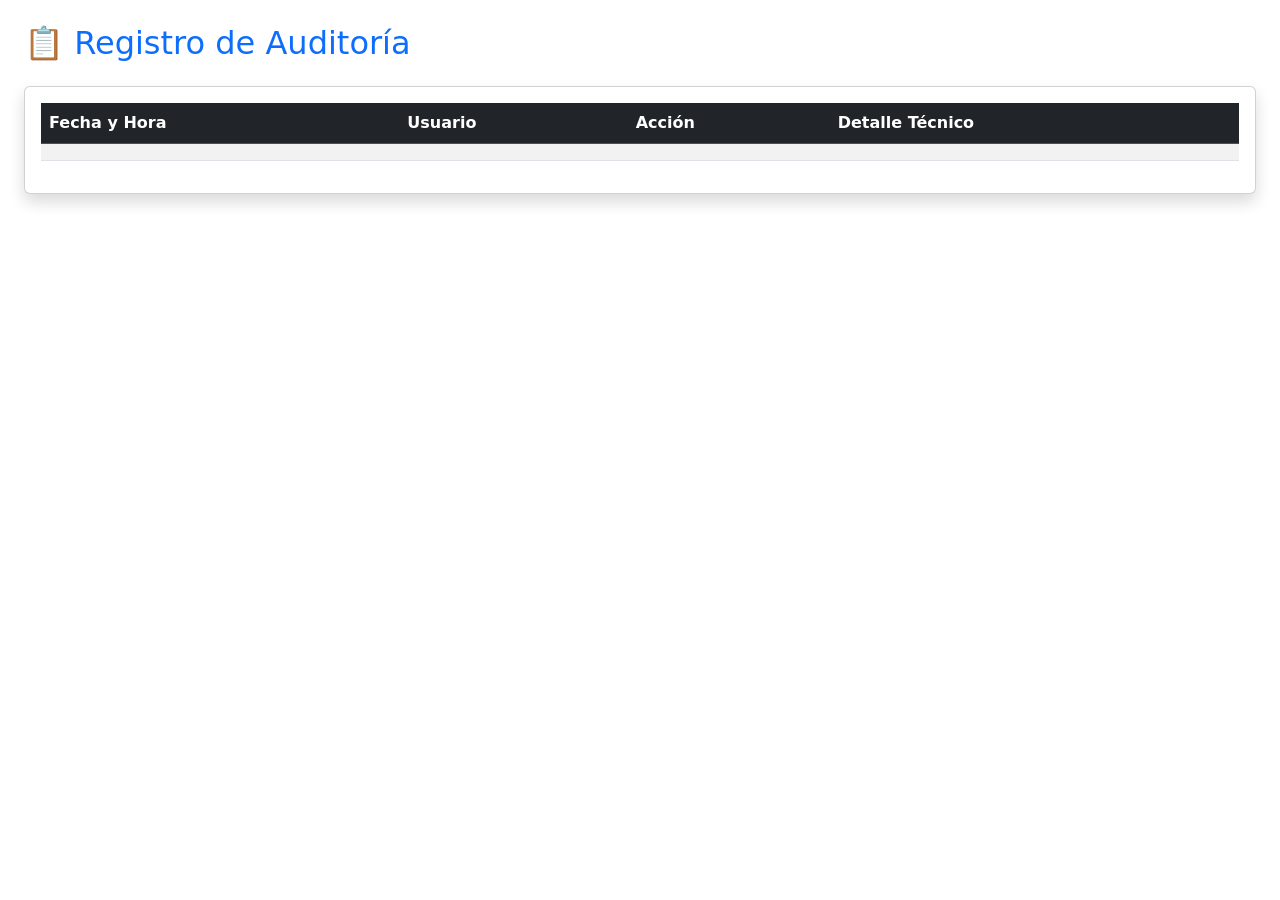
<file: app/target/classes/templates/auditoria.html>
<!DOCTYPE html>
<html lang="es" xmlns:th="http://www.thymeleaf.org">
<head>
    <meta charset="UTF-8">
    <title>Auditoría | LogiStock</title>
    <link href="https://cdn.jsdelivr.net/npm/bootstrap@5.3.0/dist/css/bootstrap.min.css" rel="stylesheet">
    <link th:href="@{/css/style.css}" rel="stylesheet">
</head>
<body>
<div class="d-flex">
    <div th:replace="~{layout/fragments :: nav-dashboard}"></div>
    
    <div class="content p-4 w-100">
        <h2 class="mb-4 text-primary">📋 Registro de Auditoría</h2>
        <div class="card shadow">
            <div class="card-body">
                <table class="table table-striped table-hover">
                    <thead class="table-dark">
                        <tr>
                            <th>Fecha y Hora</th>
                            <th>Usuario</th>
                            <th>Acción</th>
                            <th>Detalle Técnico</th>
                        </tr>
                    </thead>
                    <tbody>
                        <tr th:each="audit : ${auditorias}">
                            <td th:text="${#temporals.format(audit.fecha, 'dd/MM/yyyy HH:mm')}"></td>
                            <td class="fw-bold" th:text="${audit.usuarioEmail}"></td>
                            <td><span class="badge bg-info" th:text="${audit.accion}"></span></td>
                            <td th:text="${audit.detalle}"></td>
                        </tr>
                    </tbody>
                </table>
            </div>
        </div>
    </div>
</div>
<script th:src="@{/js/script.js}"></script>
</body>
</html>
</file>
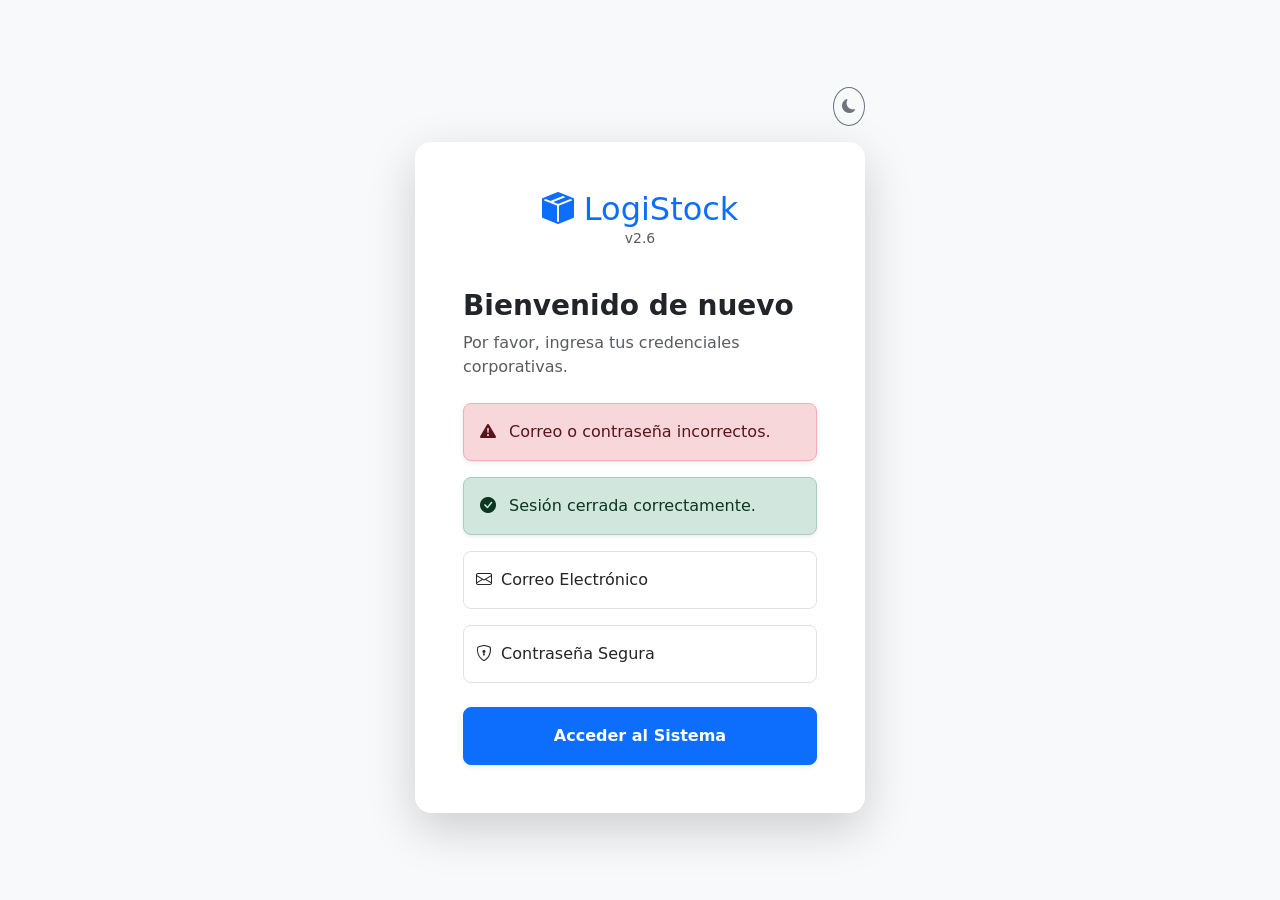
<file: app/target/classes/templates/login.html>
<!DOCTYPE html>
<html lang="es" xmlns:th="http://www.thymeleaf.org">
<head>
    <meta charset="UTF-8">
    <meta name="viewport" content="width=device-width, initial-scale=1.0">
    <title>Acceso | LogiStock</title>
    <link href="https://cdn.jsdelivr.net/npm/bootstrap@5.3.0/dist/css/bootstrap.min.css" rel="stylesheet">
    <link href="https://cdn.jsdelivr.net/npm/bootstrap-icons@1.10.0/font/bootstrap-icons.css" rel="stylesheet">
    <link th:href="@{/css/style.css}" rel="stylesheet">
    <style>
        /* CSS ESPECÍFICO PARA CORREGIR EL MODO OSCURO EN EL LOGIN */
        .card-login {
            background-color: var(--bs-body-bg);
            transition: background-color 0.3s ease;
        }
        [data-bs-theme="dark"] .form-floating > label {
            color: #adb5bd !important;
        }
        [data-bs-theme="dark"] .form-control {
            background-color: #2b3035 !important;
            color: #ffffff !important;
            border-color: #495057;
        }
        [data-bs-theme="dark"] .form-control:focus {
            border-color: #0d6efd;
            box-shadow: 0 0 0 0.25rem rgba(13, 110, 253, 0.25);
        }
        /* Esto previene que el fondo transparente solape las letras al autocompletar Chrome */
        [data-bs-theme="dark"] .form-control:-webkit-autofill {
            -webkit-box-shadow: 0 0 0 1000px #2b3035 inset !important;
            -webkit-text-fill-color: #ffffff !important;
        }
    </style>
</head>
<body class="d-flex align-items-center py-4 bg-light transition-all" id="login-body" style="min-height: 100vh;">
    
    <main class="form-signin w-100 m-auto" style="max-width: 450px;">
        <!-- Botón para alternar Modo Oscuro (Opcional, si tienes tu propia lógica, mantén la tuya) -->
        <div class="text-end mb-3">
            <button class="btn btn-sm btn-outline-secondary rounded-circle p-2" id="darkModeToggle" aria-label="Toggle Dark Mode">
                <i class="bi bi-moon-fill" id="darkModeIcon"></i>
            </button>
        </div>

        <div class="card card-login shadow-lg border-0 rounded-4 p-4 p-md-5">
            <div class="text-center mb-4">
                <h2 class="fw-black text-primary mb-0"><i class="bi bi-box-seam-fill"></i> LogiStock</h2>
                <p class="text-muted small">v2.6</p>
            </div>
            
            <h3 class="fw-bold mb-2">Bienvenido de nuevo</h3>
            <p class="text-muted mb-4">Por favor, ingresa tus credenciales corporativas.</p>

            <div th:if="${param.error}" class="alert alert-danger shadow-sm rounded-3">
                <i class="bi bi-exclamation-triangle-fill me-2"></i> Correo o contraseña incorrectos.
            </div>
            <div th:if="${param.logout}" class="alert alert-success shadow-sm rounded-3">
                <i class="bi bi-check-circle-fill me-2"></i> Sesión cerrada correctamente.
            </div>

            <form th:action="@{/login}" method="post">
                <!-- EL PLACEHOLDER ES OBLIGATORIO PARA QUE EL FLOATING LABEL FUNCIONE -->
                <div class="form-floating mb-3">
                    <input type="email" class="form-control rounded-3" id="username" name="username" placeholder="nombre@correo.com" required autocomplete="email">
                    <label for="username"><i class="bi bi-envelope me-1"></i> Correo Electrónico</label>
                </div>
                
                <div class="form-floating mb-4">
                    <input type="password" class="form-control rounded-3" id="password" name="password" placeholder="Contraseña" required autocomplete="current-password">
                    <label for="password"><i class="bi bi-shield-lock me-1"></i> Contraseña Segura</label>
                </div>

                <button class="btn btn-primary w-100 py-3 rounded-3 fw-bold shadow-sm hover-shadow" type="submit">
                    Acceder al Sistema
                </button>
            </form>
        </div>
    </main>

    <!-- Script básico para aplicar el data-bs-theme que arregla los colores oscuros nativamente -->
    <script>
        document.addEventListener('DOMContentLoaded', () => {
            const toggleBtn = document.getElementById('darkModeToggle');
            const icon = document.getElementById('darkModeIcon');
            const html = document.documentElement;
            const body = document.getElementById('login-body');

            // Verifica si el usuario ya tenía modo oscuro activado
            if (localStorage.getItem('theme') === 'dark') {
                activarModoOscuro();
            }

            toggleBtn.addEventListener('click', () => {
                if (html.getAttribute('data-bs-theme') === 'dark') {
                    activarModoClaro();
                } else {
                    activarModoOscuro();
                }
            });

            function activarModoOscuro() {
                html.setAttribute('data-bs-theme', 'dark');
                body.classList.replace('bg-light', 'bg-dark');
                icon.classList.replace('bi-moon-fill', 'bi-sun-fill');
                localStorage.setItem('theme', 'dark');
            }

            function activarModoClaro() {
                html.setAttribute('data-bs-theme', 'light');
                body.classList.replace('bg-dark', 'bg-light');
                icon.classList.replace('bi-sun-fill', 'bi-moon-fill');
                localStorage.setItem('theme', 'light');
            }
        });
    </script>
</body>
</html>
</file>
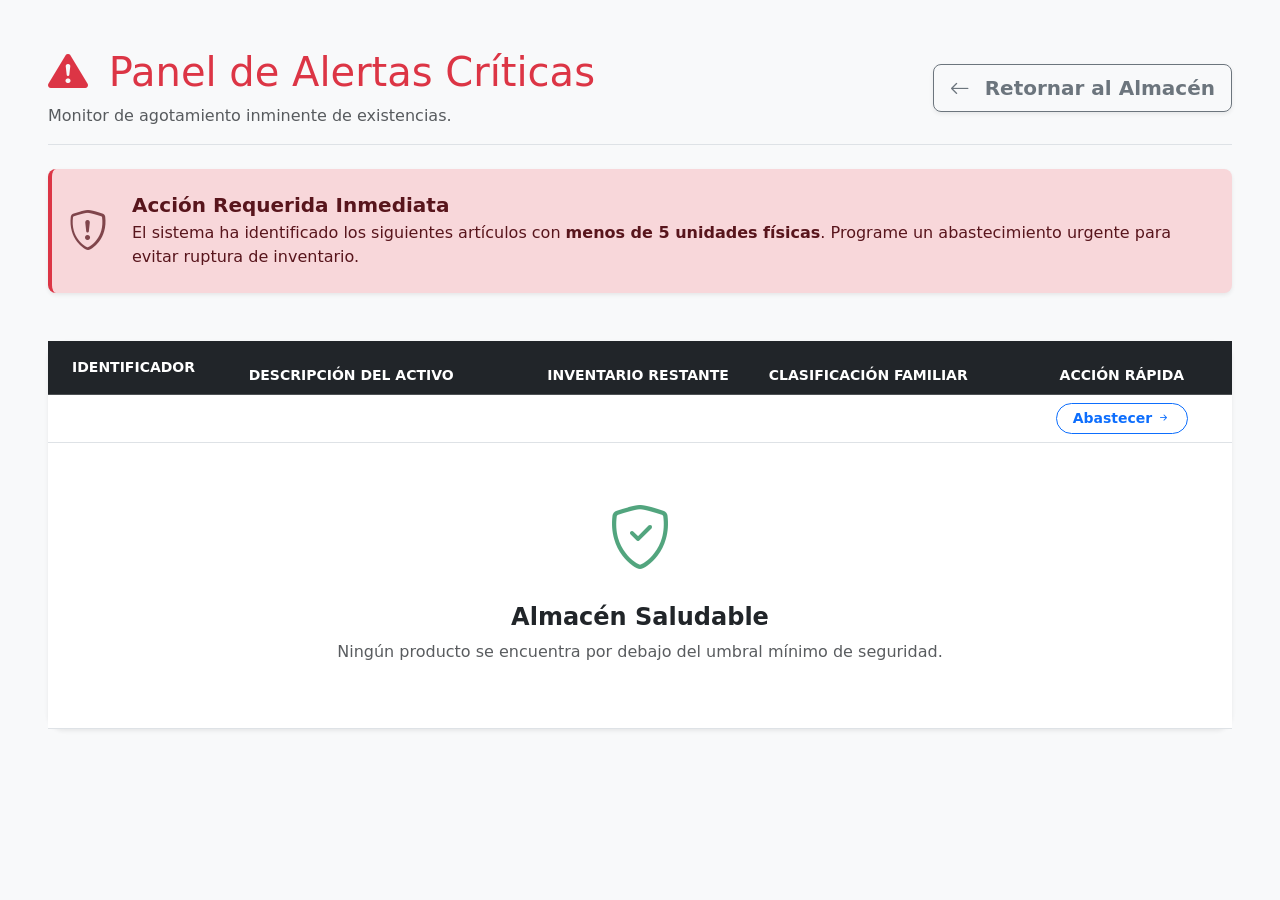
<file: app/target/classes/templates/app/stock_critico.html>
<!DOCTYPE html>
<html lang="es" xmlns:th="http://www.thymeleaf.org">
<head>
    <meta charset="UTF-8">
    <meta name="viewport" content="width=device-width, initial-scale=1.0">
    <title>Reporte Stock Crítico | LogiStock</title>
    <link href="https://cdn.jsdelivr.net/npm/bootstrap@5.3.0/dist/css/bootstrap.min.css" rel="stylesheet">
    <link href="https://cdn.jsdelivr.net/npm/bootstrap-icons@1.10.0/font/bootstrap-icons.css" rel="stylesheet">
    <link th:href="@{/css/style.css}" rel="stylesheet">
</head>
<body class="d-flex w-100 m-0 p-0 overflow-hidden" style="height: 100vh;">
    <div th:replace="~{layout/fragments :: nav-dashboard}"></div>

    <div class="content p-4 p-md-5 w-100 flex-grow-1 overflow-auto bg-light transition-all">
        
        <div class="d-flex justify-content-between align-items-center mb-4 pb-3 border-bottom">
            <div>
                <h2 class="text-danger fw-black mb-0 display-6 tracking-tight">
                    <i class="bi bi-exclamation-triangle-fill me-2 alert-icon-pulse"></i> Panel de Alertas Críticas
                </h2>
                <p class="text-muted mt-2 mb-0 fw-medium">Monitor de agotamiento inminente de existencias.</p>
            </div>
            <a th:href="@{/productos}" class="btn btn-outline-secondary btn-lg shadow-sm fw-bold">
                <i class="bi bi-arrow-left me-2"></i> Retornar al Almacén
            </a>
        </div>

        <div class="alert alert-danger shadow-sm border-0 border-start border-danger border-4 py-4 mb-5 rounded-3 d-flex align-items-center" role="alert">
            <i class="bi bi-shield-exclamation fs-1 me-4 opacity-75"></i>
            <div>
                <h5 class="fw-bold mb-1">Acción Requerida Inmediata</h5>
                <p class="mb-0">El sistema ha identificado los siguientes artículos con <strong>menos de 5 unidades físicas</strong>. Programe un abastecimiento urgente para evitar ruptura de inventario.</p>
            </div>
        </div>

        <div class="card shadow-sm border-0 rounded-4 mt-2">
            <div class="card-body p-0">
                <div class="table-responsive">
                    <table class="table table-hover align-middle mb-0">
                        <thead class="table-dark">
                            <tr>
                                <th class="ps-4 py-3 text-uppercase small tracking-wider">Identificador</th>
                                <th class="text-uppercase small tracking-wider">Descripción del Activo</th>
                                <th class="text-center text-uppercase small tracking-wider">Inventario Restante</th>
                                <th class="text-uppercase small tracking-wider">Clasificación Familiar</th>
                                <th class="text-center pe-4 text-uppercase small tracking-wider">Acción Rápida</th>
                            </tr>
                        </thead>
                        <tbody>
                            <tr th:each="p : ${criticos}">
                                <td class="ps-4 text-muted fw-bold" th:text="${p.id}"></td>
                                <td class="fw-bold text-dark fs-5" th:text="${p.nombre}"></td>
                                <td class="text-center">
                                    <span class="badge bg-danger rounded-pill px-4 py-2 fs-5 pulse-warning shadow-sm" th:text="${p.cantidad}"></span>
                                </td>
                                <td class="text-muted fw-medium" th:text="${p.categoria != null ? p.categoria.nombre : 'Categoría General'}"></td>
                                <td class="text-center pe-4">
                                    <a th:href="@{/productos}" class="btn btn-sm btn-outline-primary fw-bold rounded-pill px-3">Abastecer <i class="bi bi-arrow-right-short"></i></a>
                                </td>
                            </tr>
                            <tr th:if="${#lists.isEmpty(criticos)}">
                                <td colspan="5" class="text-center py-5">
                                    <div class="text-success opacity-75 mb-3">
                                        <i class="bi bi-shield-check" style="font-size: 4rem;"></i>
                                    </div>
                                    <h4 class="fw-bold text-dark">Almacén Saludable</h4>
                                    <p class="text-muted">Ningún producto se encuentra por debajo del umbral mínimo de seguridad.</p>
                                </td>
                            </tr>
                        </tbody>
                    </table>
                </div>
            </div>
        </div>
        
        <div th:replace="~{layout/fragments :: footer-app}"></div>
    </div>

    <script src="https://cdn.jsdelivr.net/npm/bootstrap@5.3.0/dist/js/bootstrap.bundle.min.js"></script>
    <script th:src="@{/js/script.js}"></script>
</body>
</html>
</file>
